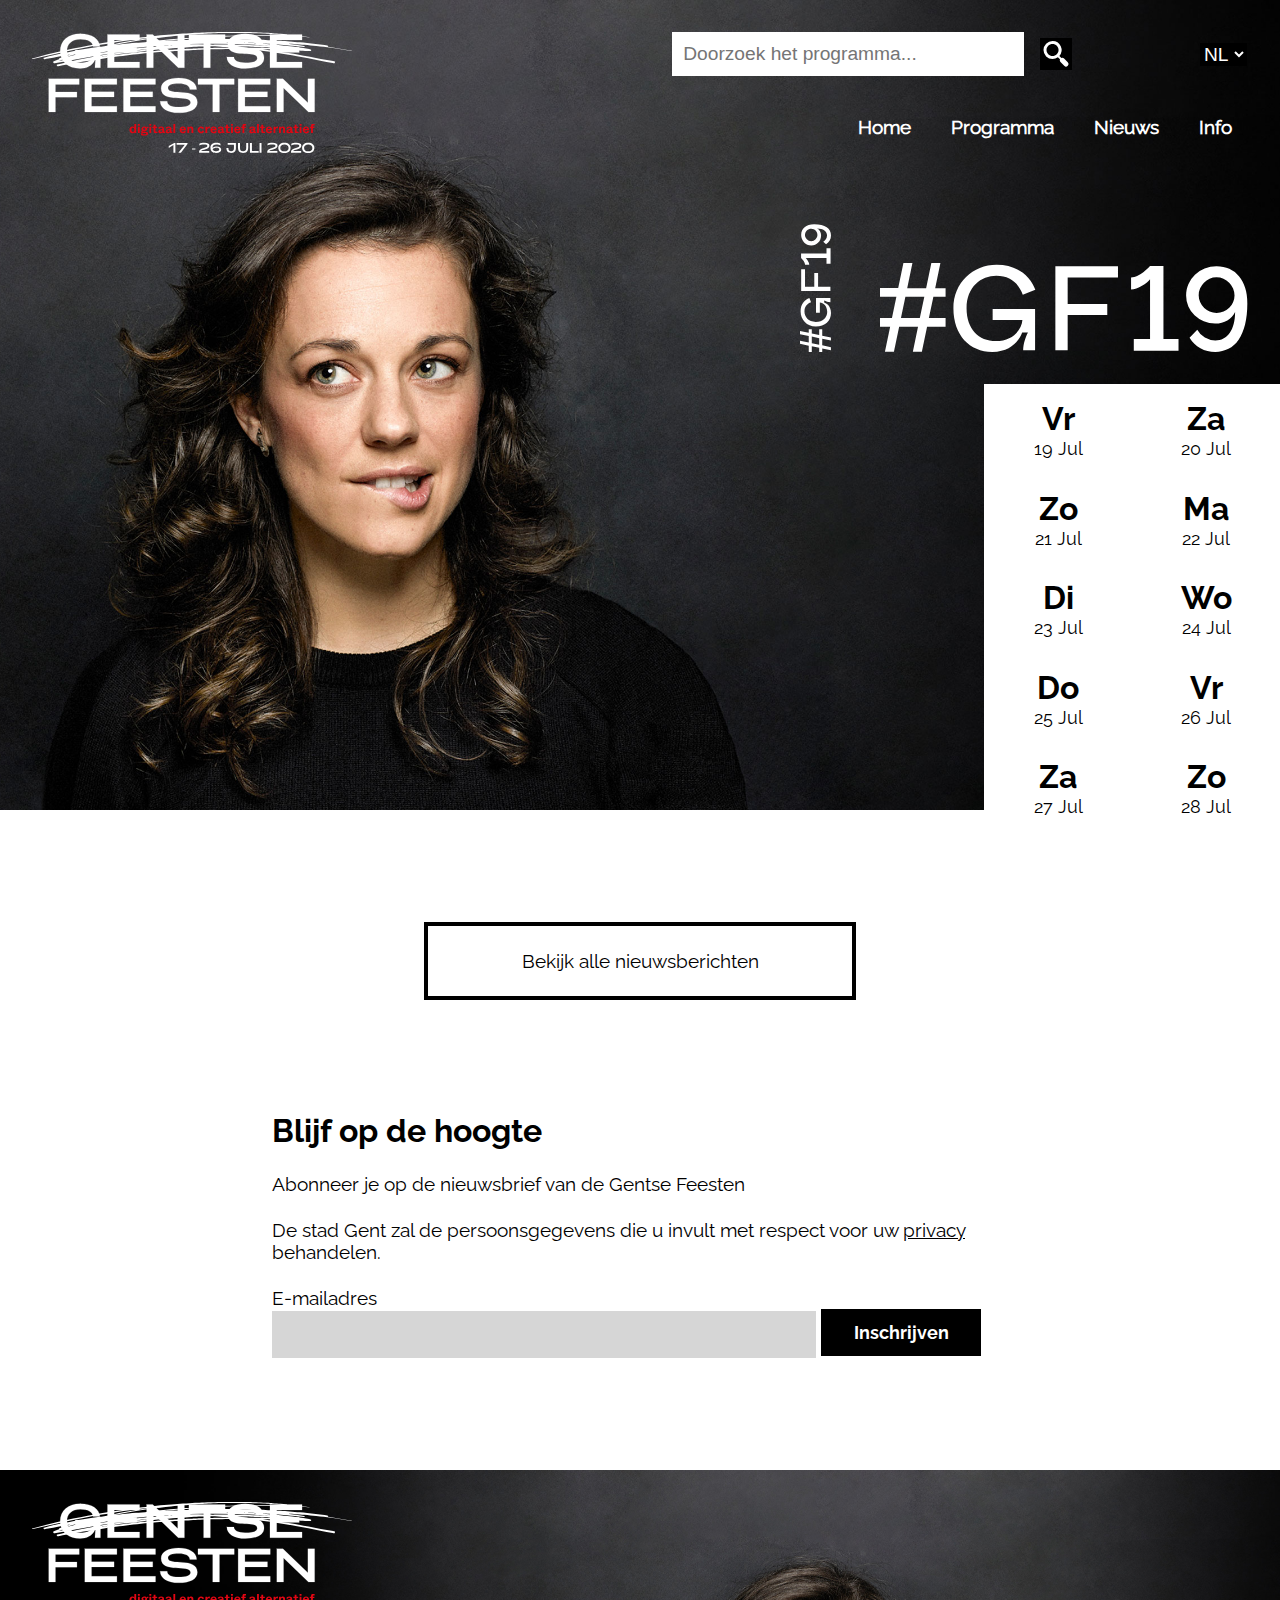
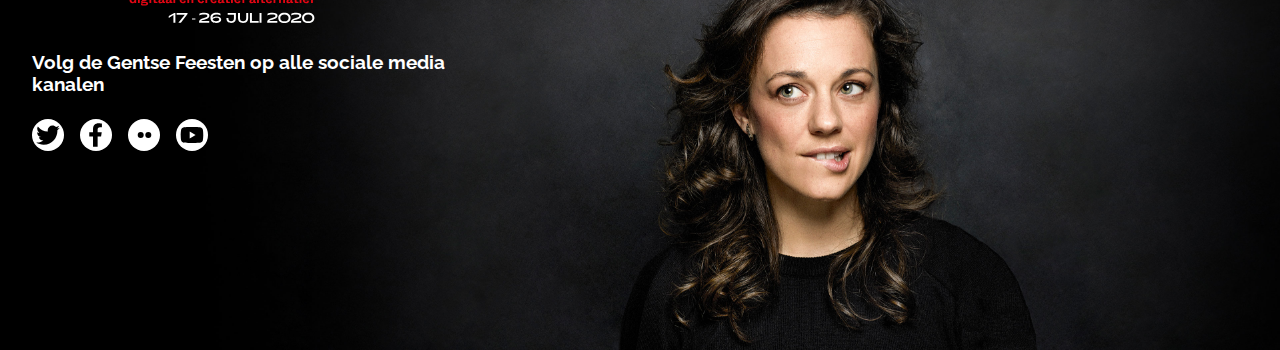
<file: index.html>
<!DOCTYPE html>
<html lang="en">
<head>
    <meta charset="UTF-8">
    <meta http-equiv="X-UA-Compatible" content="IE=edge">
    <meta name="viewport" content="width=device-width, initial-scale=1.0">
    <link rel="apple-touch-icon" sizes="180x180" href="static/media/favicon/apple-touch-icon.png">
    <link rel="icon" type="image/png" sizes="32x32" href="static/media/favicon/favicon-32x32.png">
    <link rel="icon" type="image/png" sizes="16x16" href="static/media/favicon/favicon-16x16.png">
    <link rel="stylesheet" href="static/css/main.css">
    <title>Home | Gentse Feesten 2019</title>
</head>
<body>
    <header>
        <div class="header-box">
            <div class="header-logo">
                <a href="index.html">
                    <img src="static/media/all-icons/optimised-icons/GF-logo-inverse-NL.svg" alt="Gentse Feesten logo">
                </a>
            </div>
            <nav>
                <div class="hamburger-menu"></div>
                <ul class="hamburger-menu--items">
                    <li>
                        <a href="index.html">Home</a>
                    </li>
                    <li>
                        <a href="events/details.html"><span class="hamburger-search">Zoeken</span></a>
                    </li>
                    <li>
                        <a href="events/day.html?day=19">Programma</a>
                    </li>
                    <li>
                        <a href="news.html">Nieuws</a>
                    </li>
                    <li>
                        <a href="index.html">Info</a>
                    </li>
                </ul>
                <div class="large-menu">
                    <div class="large-menu--main">
                        <form action="events/search.html" method="get">
                            <input type="search" id="header-search--input" placeholder="Doorzoek het programma..." name="search">
                            <button id="header-search--submit"></button>
                            <select class="language">
                                <option value="">NL</option>
                                <option value="option_1">EN</option>
                                <option value="option_2">FR</option>
                            </select>
                        </form>
                        <ul>
                            <li class="a-line">
                                <a href="index.html">Home</a>
                                <div class="line"></div>
                            </li>
                            <li class="a-line">
                                <a href="events/day.html?day=19">Programma</a>
                                <div class="line"></div>
                            </li>
                            <li class="a-line">
                                <a href="news.html">Nieuws</a>
                                <div class="line"></div>
                            </li>
                            <li class="a-line">
                                <a href="index.html">Info</a>
                                <div class="line"></div>
                            </li>
                        </ul>
                    </div>
                    <div class="large-menu--days">
                        <div class="days--logo">
                            <div class="days--logo__gf-19"></div>
                            <div class="days--logo__logo"></div>
                        </div>
                        <ul class="menu--days">
                            <li class="day--event">
                                <a href="events/day.html?day=19">
                                    <h3>Vr</h3>
                                    <span>19 Jul</span>
                                </a>
                            </li>
                            <li class="day--event">
                                <a href="events/day.html?day=21">
                                    <h3>Zo</h3>
                                    <span>21 Jul</span>
                                </a>
                            </li>
                            <li class="day--event">
                                <a href="events/day.html?day=23">
                                    <h3>Di</h3>
                                    <span>23 Jul</span>
                                </a>
                            </li>
                            <li class="day--event">
                                <a href="events/day.html?day=25">
                                    <h3>Do</h3>
                                    <span>25 Jul</span>
                                </a>
                            </li>
                            <li class="day--event">
                                <a href="events/day.html?day=27">
                                    <h3>Za</h3>
                                    <span>27 Jul</span>
                                </a>
                            </li>
                            <li class="day--event">
                                <a href="events/day.html?day=20">
                                    <h3>Za</h3>
                                    <span>20 Jul</span>
                                </a>
                            </li>
                            <li class="day--event">
                                <a href="events/day.html?day=22">
                                    <h3>Ma</h3>
                                    <span>22 Jul</span>
                                </a>
                            </li>
                            <li class="day--event">
                                <a href="events/day.html?day=24">
                                    <h3>Wo</h3>
                                    <span>24 Jul</span>
                                </a>
                            </li>
                            <li class="day--event">
                                <a href="events/day.html?day=26">
                                    <h3>Vr</h3>
                                    <span>26 Jul</span>
                                </a>
                            </li>
                            <li class="day--event">
                                <a href="events/day.html?day=28">
                                    <h3>Zo</h3>
                                    <span>28 Jul</span>
                                </a>
                            </li>
                        </ul>
                    </div>
                </div>
            </nav>
        </div>
        <div class="header-info"></div>
        <div class="header-days"></div>
    </header>

    <main>
        <ul class="random-events"></ul>
        <div class="main-events"></div>
        <a href="news.html" class="newsletter--main">Bekijk alle nieuwsberichten</a>

        <div class="box-email">
            <h4>Blijf op de hoogte</h4>
            <p>Abonneer je op de nieuwsbrief van de Gentse Feesten</p>
            <p>De stad Gent zal de persoonsgegevens die u invult met respect voor uw <a href="index.html">privacy</a> behandelen.</p>
            <form class="email-input" method="get">
                <label for="email">E-mailadres</label>
                <div class="input">
                    <input type="input" name="email">
                    <button class="btn-black" id="email--submit">Inschrijven</button>
                </div>
            </form>
        </div>
    </main>

    <footer>
        <div class="header-logo footer-box">
            <a href="index.html">
                <img src="static/media/all-icons/optimised-icons/GF-logo-inverse-NL.svg" alt="Gentse Feesten logo">
            </a>
            <p class="footer-p">Volg de Gentse Feesten op alle sociale media kanalen</p>
            <div class="box-socials">
                <a href="index.html" class="twitter"></a>
                <a href="index.html" class="facebook"></a>
                <a href="index.html" class="flickr"></a>
                <a href="index.html" class="youtube"></a>
            </div>
        </div>
    </footer>

    <script src="static/js/main.js"></script>
</body>
</html>
</file>
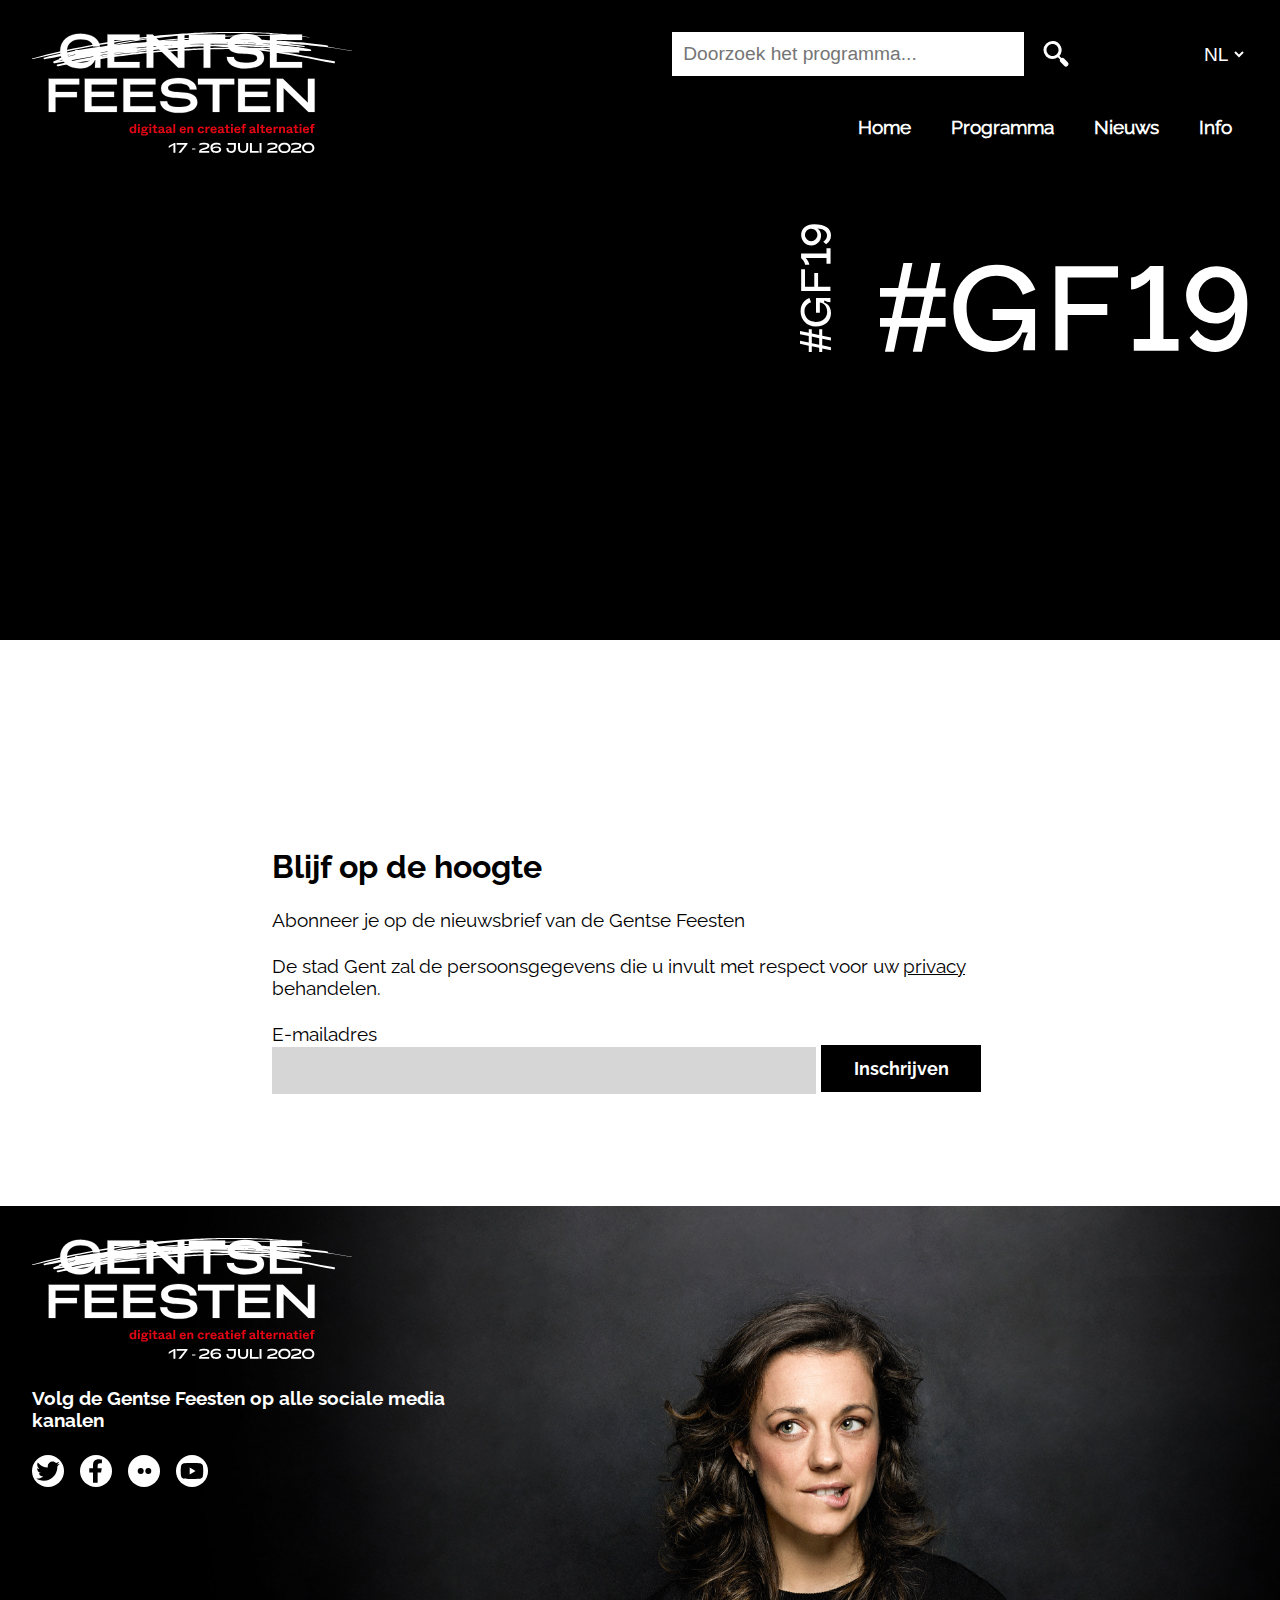
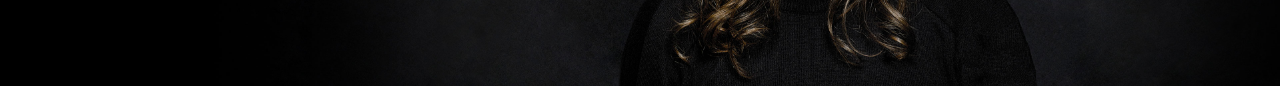
<file: news.html>
<!DOCTYPE html>
<html lang="en">
<head>
    <meta charset="UTF-8">
    <meta http-equiv="X-UA-Compatible" content="IE=edge">
    <meta name="viewport" content="width=device-width, initial-scale=1.0">
    <link rel="apple-touch-icon" sizes="180x180" href="static/media/favicon/apple-touch-icon.png">
    <link rel="icon" type="image/png" sizes="32x32" href="static/media/favicon/favicon-32x32.png">
    <link rel="icon" type="image/png" sizes="16x16" href="static/media/favicon/favicon-16x16.png">
    <link rel="stylesheet" href="static/css/main.css">
    <title>Home | Gentse Feesten 2019</title>
</head>
<body>
    <header>
        <div class="news-header header-box">
            <div class="header-logo">
                <a href="index.html">
                    <img src="static/media/all-icons/optimised-icons/GF-logo-inverse-NL.svg" alt="Gentse Feesten logo">
                </a>
            </div>
            <nav>
                <div class="hamburger-menu"></div>
                <ul class="hamburger-menu--items">
                    <li>
                        <a href="index.html">Home</a>
                    </li>
                    <li>
                        <a href="events/details.html"><span class="hamburger-search">Zoeken</span></a>
                    </li>
                    <li>
                        <a href="events/day.html?day=19">Programma</a>
                    </li>
                    <li>
                        <a href="news.html">Nieuws</a>
                    </li>
                    <li>
                        <a href="index.html">Info</a>
                    </li>
                </ul>
                <div class="large-menu">
                    <div class="large-menu--main">
                        <form action="events/search.html" method="get">
                            <input type="search" id="header-search--input" placeholder="Doorzoek het programma..." name="search">
                            <button id="header-search--submit"></button>
                            <select class="language">
                                <option value="">NL</option>
                                <option value="option_1">EN</option>
                                <option value="option_2">FR</option>
                            </select>
                        </form>
                        <ul>
                            <li class="a-line">
                                <a href="index.html">Home</a>
                                <div class="line"></div>
                            </li>
                            <li class="a-line">
                                <a href="events/day.html?day=19">Programma</a>
                                <div class="line"></div>
                            </li>
                            <li class="a-line">
                                <a href="news.html">Nieuws</a>
                                <div class="line"></div>
                            </li>
                            <li class="a-line">
                                <a href="index.html">Info</a>
                                <div class="line"></div>
                            </li>
                        </ul>
                    </div>
                    <div class="large-menu--days">
                        <div class="days--logo">
                            <div class="days--logo__gf-19"></div>
                            <div class="days--logo__logo"></div>
                        </div>
                    </div>
                </div>
            </nav>
        </div>
        <div class="header-info"></div>
        <div class="header-days"></div>
    </header>

    <main>
        <div class="main-events"></div>
    
        <div class="box-email">
            <h4>Blijf op de hoogte</h4>
            <p>Abonneer je op de nieuwsbrief van de Gentse Feesten</p>
            <p>De stad Gent zal de persoonsgegevens die u invult met respect voor uw <a href="index.html">privacy</a> behandelen.</p>
            <form class="email-input" method="get">
                <label for="email">E-mailadres</label>
                <div class="input">
                    <input type="input" name="email">
                    <button id="email--submit">Inschrijven</button>
                </div>
            </form>
        </div>
    </main>

    <footer>
        <div class="header-logo footer-box">
            <a href="index.html">
                <img src="static/media/all-icons/optimised-icons/GF-logo-inverse-NL.svg" alt="Gentse Feesten logo">
            </a>
            <p class="footer-p">Volg de Gentse Feesten op alle sociale media kanalen</p>
            <div class="box-socials">
                <a href="index.html" class="twitter"></a>
                <a href="index.html" class="facebook"></a>
                <a href="index.html" class="flickr"></a>
                <a href="index.html" class="youtube"></a>
            </div>
        </div>
    </footer>

    <script src="static/js/news.js"></script>
</body>
</html>
</file>
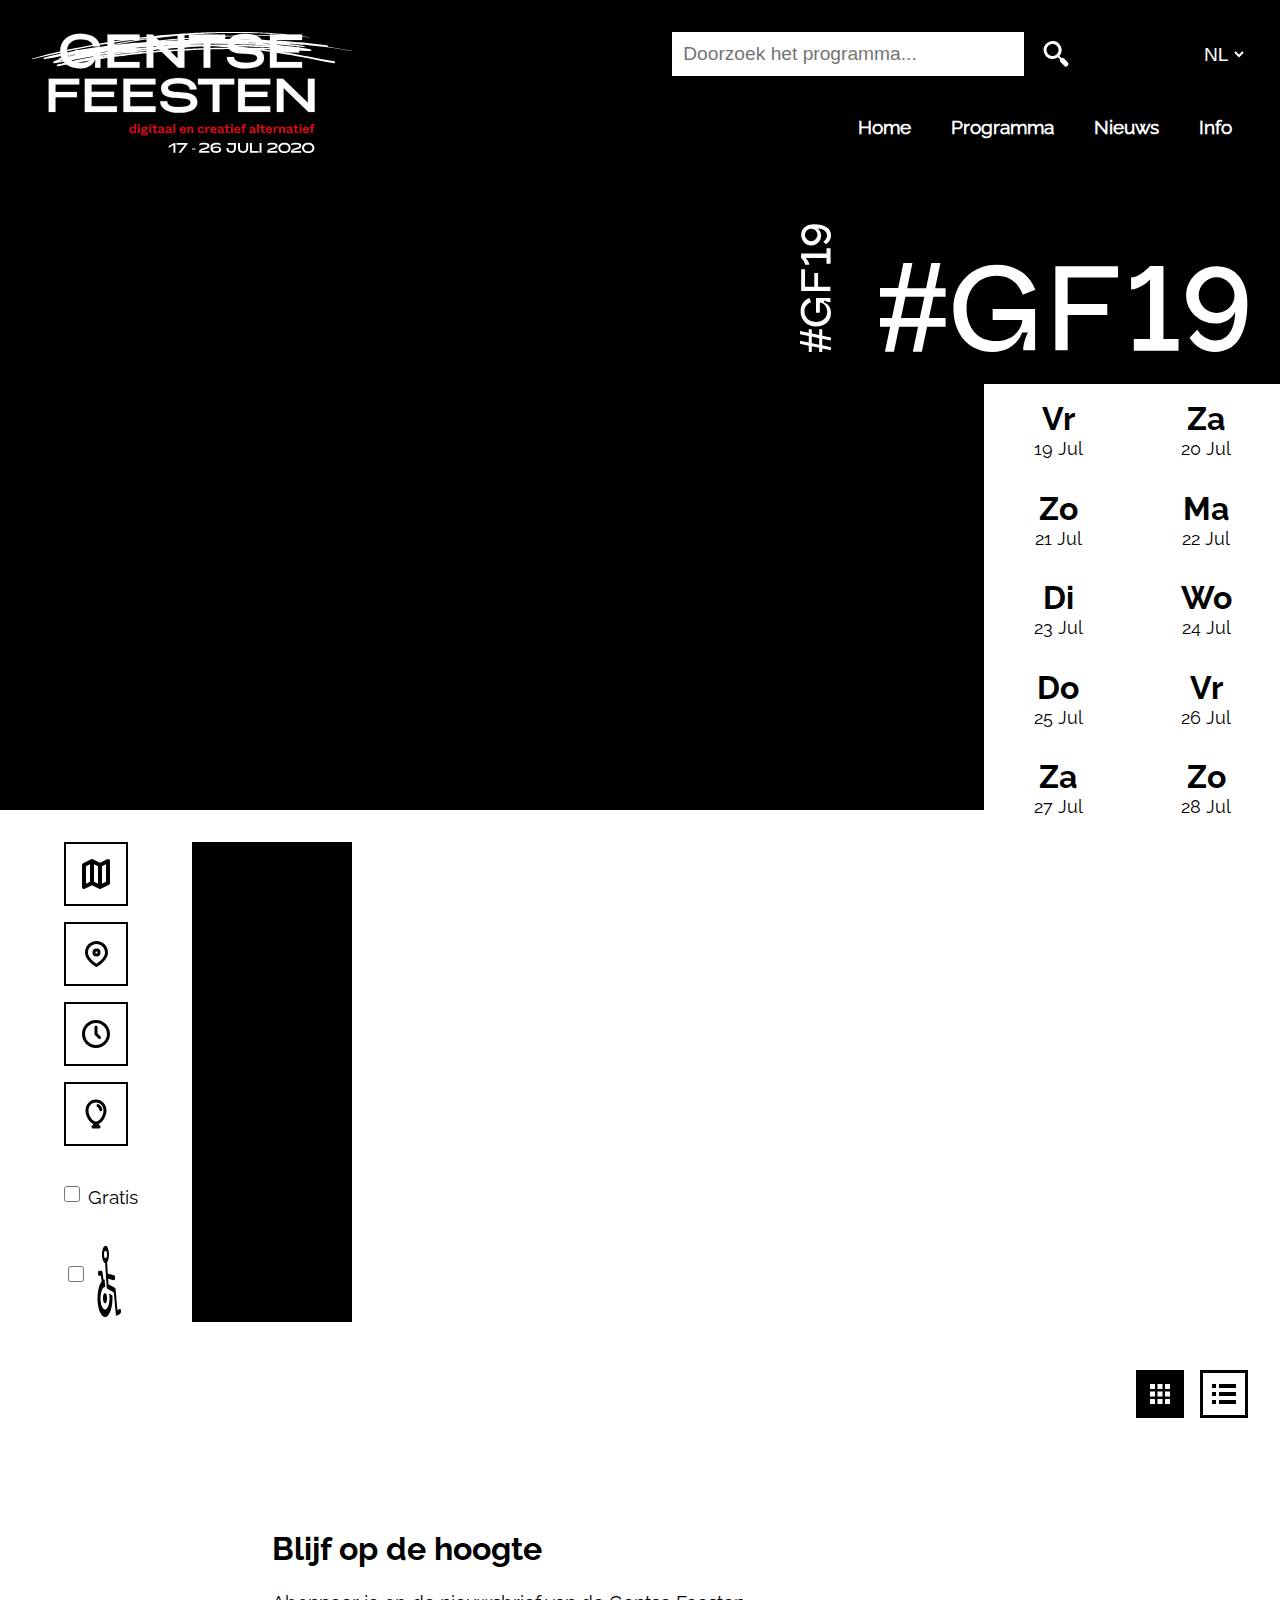
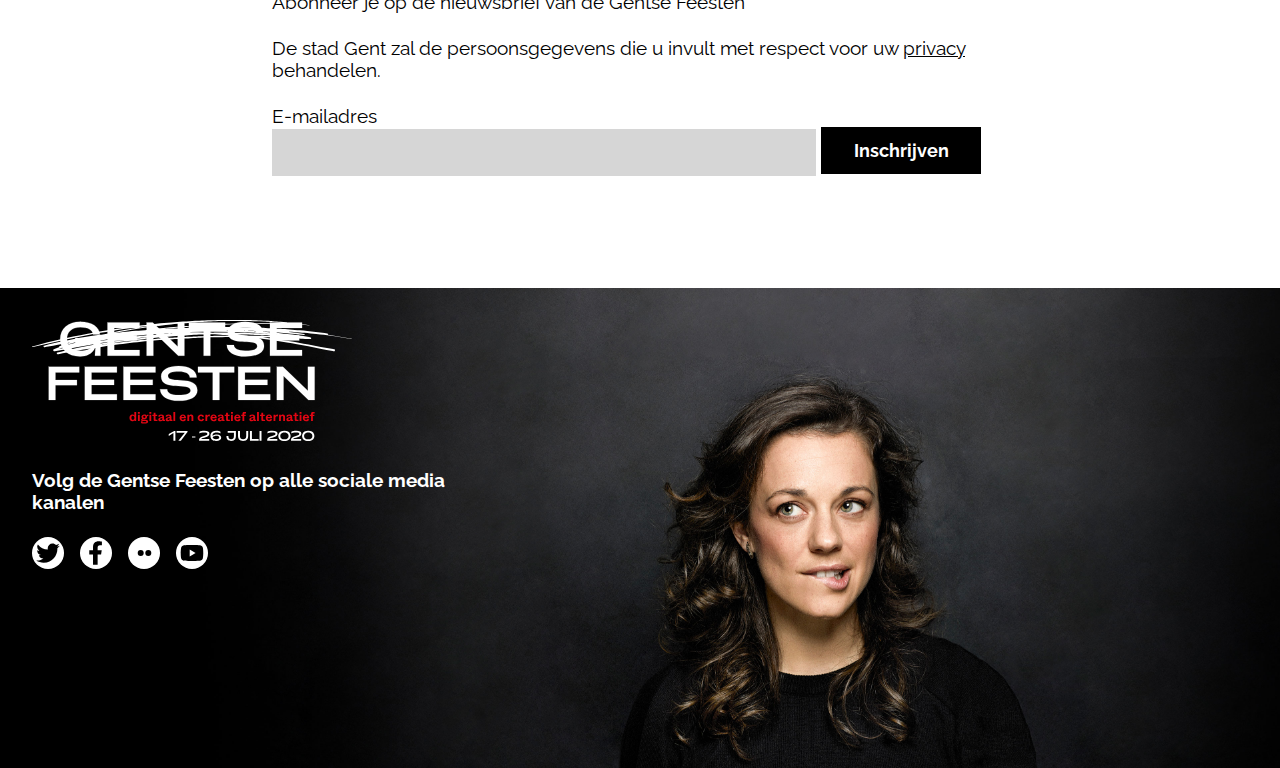
<file: events/day.html>
<!DOCTYPE html>
<html lang="en">
<head>
    <meta charset="UTF-8">
    <meta http-equiv="X-UA-Compatible" content="IE=edge">
    <meta name="viewport" content="width=device-width, initial-scale=1.0">
    <link rel="apple-touch-icon" sizes="180x180" href="../static/media/favicon/apple-touch-icon.png">
    <link rel="icon" type="image/png" sizes="32x32" href="../static/media/favicon/favicon-32x32.png">
    <link rel="icon" type="image/png" sizes="16x16" href="../static/media/favicon/favicon-16x16.png">
    <link rel="stylesheet" href="../static/css/main.css">
    <title>Programma | Gentse Feesten 2019</title>
</head>
<body>
    <header>
        <div class="header-box">
            <div class="header-logo">
                <a href="../index.html">
                    <img src="../static/media/all-icons/optimised-icons/GF-logo-inverse-NL.svg" alt="Gentse Feesten logo">
                </a>
            </div>
            <nav>
                <div class="hamburger-menu"></div>
                <ul class="hamburger-menu--items">
                    <li>
                        <a href="../index.html">Home</a>
                    </li>
                    <li>
                        <a href="../events/details.html"><span class="hamburger-search">Zoeken</span></a>
                    </li>
                    <li>
                        <a href="../events/day.html?day=19">Programma</a>
                    </li>
                    <li>
                        <a href="../news.html">Nieuws</a>
                    </li>
                    <li>
                        <a href="../index.html">Info</a>
                    </li>
                </ul>
                <div class="large-menu">
                    <div class="large-menu--main">
                        <form action="../events/search.html" method="get">
                            <input type="search" id="header-search--input" placeholder="Doorzoek het programma..." name="search">
                            <button id="header-search--submit"></button>
                            <select class="language">
                                <option value="">NL</option>
                                <option value="option_1">EN</option>
                                <option value="option_2">FR</option>
                            </select>
                        </form>
                        <ul>
                            <li class="a-line">
                                <a href="../index.html">Home</a>
                                <div class="line"></div>
                            </li>
                            <li class="a-line">
                                <a href="../events/day.html?day=19">Programma</a>
                                <div class="line"></div>
                            </li>
                            <li class="a-line">
                                <a href="../news.html">Nieuws</a>
                                <div class="line"></div>
                            </li>
                            <li class="a-line">
                                <a href="../index.html">Info</a>
                                <div class="line"></div>
                            </li>
                        </ul>
                    </div>
                    <div class="large-menu--days">
                        <div class="days--logo">
                            <div class="days--logo__gf-19"></div>
                            <div class="days--logo__logo"></div>
                        </div>
                        <ul class="menu--days">
                            <li class="day--event">
                                <a href="day.html?day=19">
                                    <h3>Vr</h3>
                                    <span>19 Jul</span>
                                </a>
                            </li>
                            <li class="day--event">
                                <a href="day.html?day=21">
                                    <h3>Zo</h3>
                                    <span>21 Jul</span>
                                </a>
                            </li>
                            <li class="day--event">
                                <a href="day.html?day=23">
                                    <h3>Di</h3>
                                    <span>23 Jul</span>
                                </a>
                            </li>
                            <li class="day--event">
                                <a href="day.html?day=25">
                                    <h3>Do</h3>
                                    <span>25 Jul</span>
                                </a>
                            </li> 
                            <li class="day--event">
                                <a href="day.html?day=27">
                                    <h3>Za</h3>
                                    <span>27 Jul</span>
                                </a>
                            </li>
                            <li class="day--event">
                                <a href="day.html?day=20">
                                    <h3>Za</h3>
                                    <span>20 Jul</span>
                                </a>
                            </li>
                            <li class="day--event">
                                <a href="day.html?day=22">
                                    <h3>Ma</h3>
                                    <span>22 Jul</span>
                                </a>
                            </li>
                            <li class="day--event">
                                <a href="day.html?day=24">
                                    <h3>Wo</h3>
                                    <span>24 Jul</span>
                                </a>
                            </li>
                            <li class="day--event">
                                <a href="day.html?day=26">
                                    <h3>Vr</h3>
                                    <span>26 Jul</span>
                                </a>
                            </li>
                            <li class="day--event">
                                <a href="day.html?day=28">
                                    <h3>Zo</h3>
                                    <span>28 Jul</span>
                                </a>
                            </li>
                        </ul>
                    </div>
                </div>
            </nav>
        </div>
        <div class="header-info"></div>
        <div class="header-days"></div>
    </header>

    <main>
        <ul class="random-events"></ul>
        <div class="filters">
            <div class="filter-header">
                <div class="filter-header__item filter-img filter-1"></div>
                <div class="filter-header__item filter-img filter-2"></div>
                <div class="filter-header__item filter-img filter-3"></div>
                <div class="filter-header__item filter-img filter-4"></div>
                <div class="checkbox">
                    <input type="checkbox" class="filter-header__item">
                    <p>Gratis</p>
                </div>
                <div class="checkbox">
                    <input type="checkbox" class="filter-header__item">
                    <img src="../static/media/all-icons/optimised-icons/wheelchair.svg" alt="wheelchair accessability">
                </div>
            </div>
            <div class="filter-categories"></div>
        </div>
        <div class="box-toggles">
            <button id="box" class="boxes selected"></button>
            <button id="list" class="list"></button>
        </div>
        <div class="main-events__list"></div>
    
        <div class="box-email">
            <h4>Blijf op de hoogte</h4>
            <p>Abonneer je op de nieuwsbrief van de Gentse Feesten</p>
            <p>De stad Gent zal de persoonsgegevens die u invult met respect voor uw <a href="index.html">privacy</a> behandelen.</p>
            <form class="email-input" method="get">
                <label for="email">E-mailadres</label>
                <div class="input">
                    <input type="input" name="email">
                    <button id="email--submit">Inschrijven</button>
                </div>
            </form>
        </div>
    </main>

    <footer>
        <div class="header-logo footer-box">
            <a href="../index.html">
                <img src="../static/media/all-icons/optimised-icons/GF-logo-inverse-NL.svg" alt="Gentse Feesten logo">
            </a>
            <p class="footer-p">Volg de Gentse Feesten op alle sociale media kanalen</p>
            <div class="box-socials">
                <a href="../index.html" class="twitter"></a>
                <a href="../index.html" class="facebook"></a>
                <a href="../index.html" class="flickr"></a>
                <a href="../index.html" class="youtube"></a>
            </div>
        </div>
    </footer>

    
    <script src="../static/js/days.js"></script>
</body>
</html>
</file>
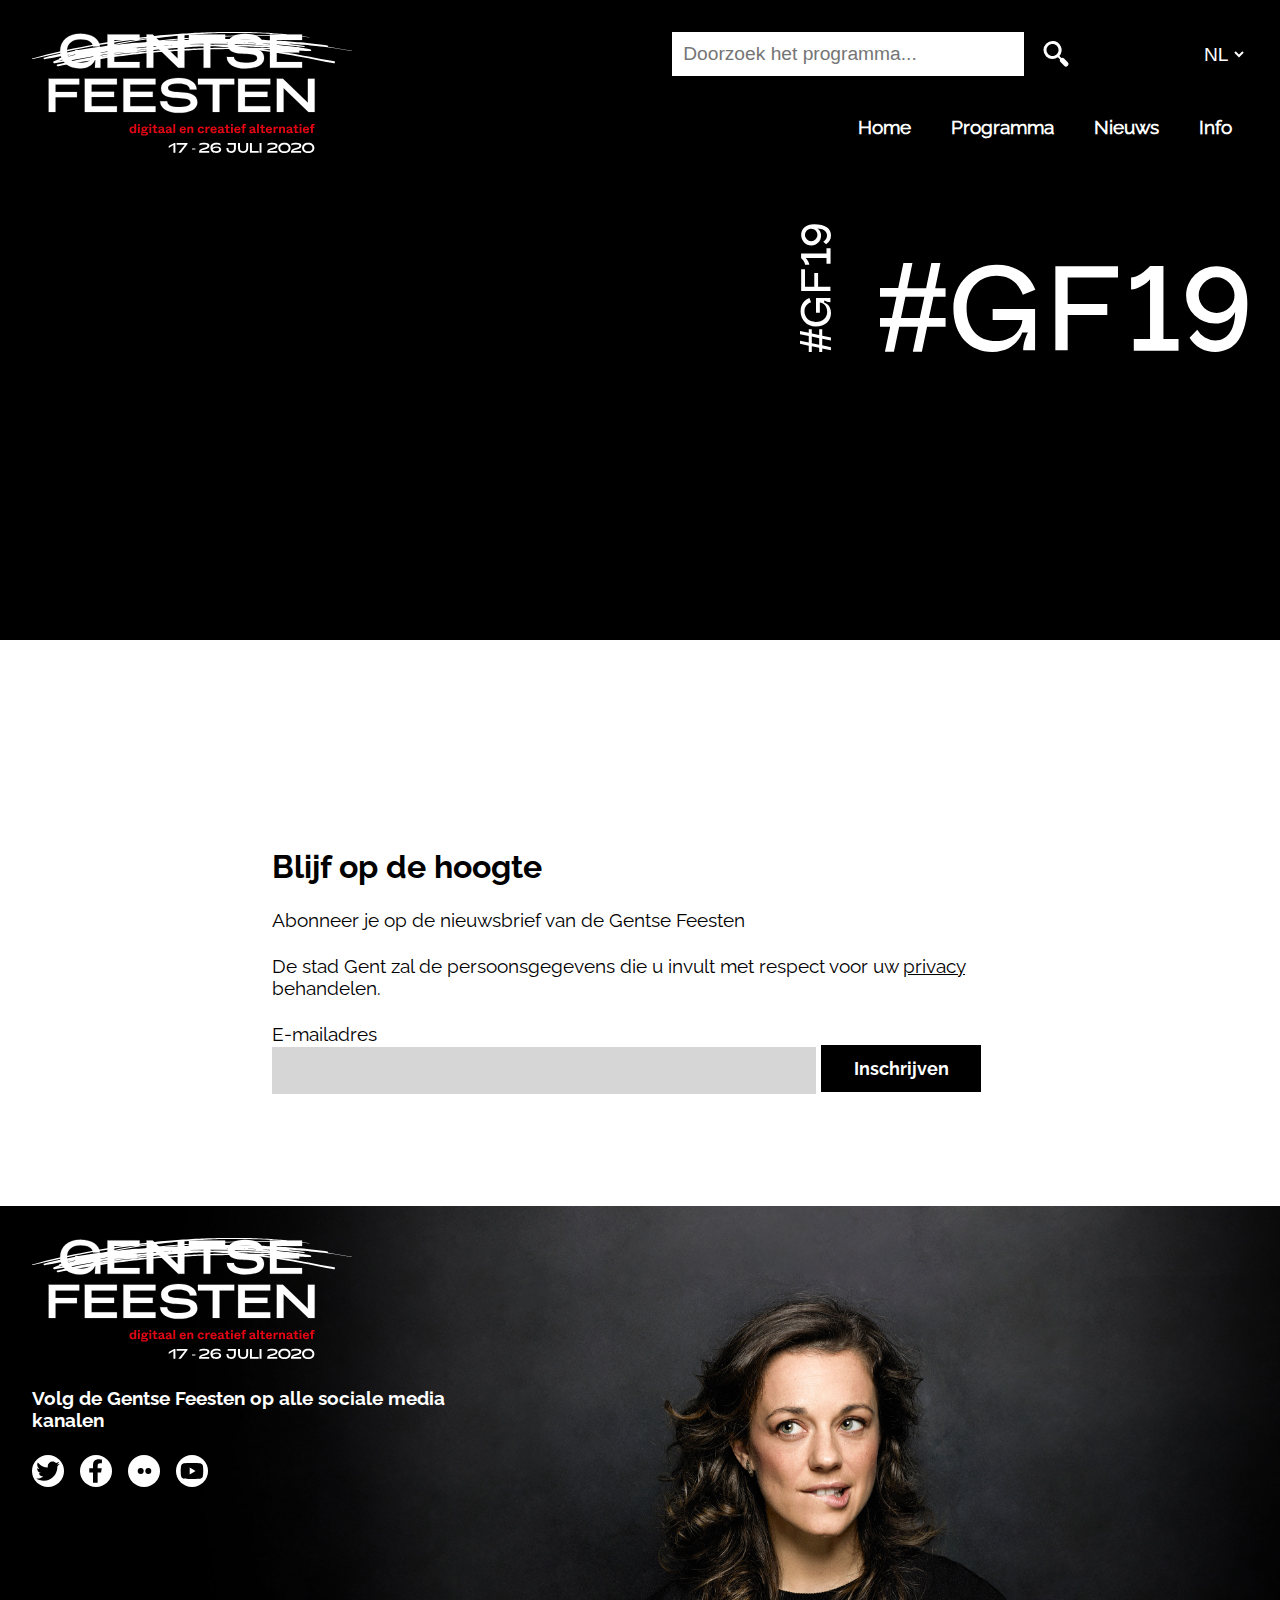
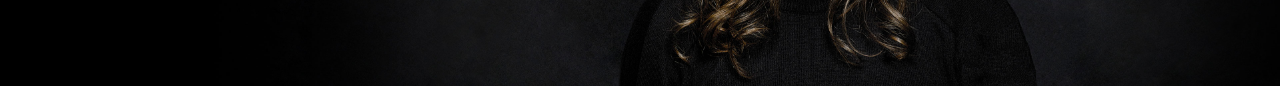
<file: events/search.html>
<!DOCTYPE html>
<html lang="en">
<head>
    <meta charset="UTF-8">
    <meta http-equiv="X-UA-Compatible" content="IE=edge">
    <meta name="viewport" content="width=device-width, initial-scale=1.0">
    <link rel="apple-touch-icon" sizes="180x180" href="../static/media/favicon/apple-touch-icon.png">
    <link rel="icon" type="image/png" sizes="32x32" href="../static/media/favicon/favicon-32x32.png">
    <link rel="icon" type="image/png" sizes="16x16" href="../static/media/favicon/favicon-16x16.png">
    <link rel="stylesheet" href="../static/css/main.css">
    <title>Home | Gentse Feesten 2019</title>
</head>
<body>
    <header>
        <div class="news-header header-box">
            <div class="header-logo">
                <a href="../index.html">
                    <img src="../static/media/all-icons/optimised-icons/GF-logo-inverse-NL.svg" alt="Gentse Feesten logo">
                </a>
            </div>
            <nav>
                <div class="hamburger-menu"></div>
                <ul class="hamburger-menu--items">
                    <li>
                        <a href="../index.html">Home</a>
                    </li>
                    <li>
                        <a href="../events/details.html"><span class="hamburger-search">Zoeken</span></a>
                    </li>
                    <li>
                        <a href="../events/day.html?day=19">Programma</a>
                    </li>
                    <li>
                        <a href="../news.html">Nieuws</a>
                    </li>
                    <li>
                        <a href="../index.html">Info</a>
                    </li>
                </ul>
                <div class="large-menu">
                    <div class="large-menu--main">
                        <form action="../events/search.html" method="get">
                            <input type="search" id="header-search--input" placeholder="Doorzoek het programma..." name="search">
                            <button id="header-search--submit"></button>
                            <select class="language">
                                <option value="">NL</option>
                                <option value="option_1">EN</option>
                                <option value="option_2">FR</option>
                            </select>
                        </form>
                        <ul>
                            <li class="a-line">
                                <a href="../index.html">Home</a>
                                <div class="line"></div>
                            </li>
                            <li class="a-line">
                                <a href="../events/day.html?day=19">Programma</a>
                                <div class="line"></div>
                            </li>
                            <li class="a-line">
                                <a href="../news.html">Nieuws</a>
                                <div class="line"></div>
                            </li>
                            <li class="a-line">
                                <a href="../index.html">Info</a>
                                <div class="line"></div>
                            </li>
                        </ul>
                    </div>
                    <div class="large-menu--days">
                        <div class="days--logo">
                            <div class="days--logo__gf-19"></div>
                            <div class="days--logo__logo"></div>
                        </div>
                    </div>
                </div>
            </nav>
        </div>
        <div class="header-info"></div>
        <div class="header-days"></div>
    </header>

    <main>
        <div class="main-events"></div>

        <div class="box-email">
            <h4>Blijf op de hoogte</h4>
            <p>Abonneer je op de nieuwsbrief van de Gentse Feesten</p>
            <p>De stad Gent zal de persoonsgegevens die u invult met respect voor uw <a href="../index.html">privacy</a> behandelen.</p>
            <form class="email-input" method="get">
                <label for="email">E-mailadres</label>
                <div class="input">
                    <input type="input" name="email">
                    <button class="btn-black" id="email--submit">Inschrijven</button>
                </div>
            </form>
        </div>
    </main>

    <footer>
        <div class="header-logo footer-box">
            <a href="../index.html">
                <img src="../static/media/all-icons/optimised-icons/GF-logo-inverse-NL.svg" alt="Gentse Feesten logo">
            </a>
            <p class="footer-p">Volg de Gentse Feesten op alle sociale media kanalen</p>
            <div class="box-socials">
                <a href="../index.html" class="twitter"></a>
                <a href="../index.html" class="facebook"></a>
                <a href="../index.html" class="flickr"></a>
                <a href="../index.html" class="youtube"></a>
            </div>
        </div>
    </footer>

    <script src="../static/js/search.js"></script>
</body>
</html>
</file>
<file: static/css/main.css>
@font-face {
    font-family: 'raleway-bold';
    src: url('../fonts/Raleway/Raleway-Bold.woff2') format('woff2'),
         url('../fonts/Raleway/Raleway-Bold.woff') format('woff');
    font-weight: bold;
    font-style: normal;
}
@font-face {
    font-family: 'raleway-regular';
    src: url('../fonts/Raleway/Raleway-Regular.woff2') format('woff2'),
         url('../fonts/Raleway/Raleway-Regular.woff') format('woff');
    font-weight: normal;
    font-style: normal;
}
* {
    margin: 0;
    padding: 0;
    box-sizing: border-box;
    list-style: none;
}
body {
    font-family: 'raleway-regular', sans-serif;
    font-size: 1.2rem;
}
a {
    color: #000;
}
h3,
p {
    margin: 1.5rem 0;
}
h1,
h2,
h3,
h4,
button {
    font-family: 'raleway-bold', sans-serif;
    font-size: 3rem;
}
h4 {
    font-size: 2rem;
}
button {
    font-size: 1.1rem;
}
input[type=search] {
    outline: none;
    box-sizing: border-box;
}
input[type=search]:focus {
    border: 1px dashed red;
}
.header-box,
footer {
    background-size: cover;
    background-repeat: no-repeat;
    background-position: 35%;
    background-color: #000000;
    width: 100%;
    height: 75vh;
}
.news-header {
    height: 40rem;
}
@media (min-width:1280px) {
    .header-box {
        background-position: 50%;
        height: 90vh;
    }
    .news-header {
        height: 40rem;
    }
    .box-text h3 {
        font-size: 3rem;
    }
}

/* Header */

.header-logo {
    padding: 2rem;
    width: 16rem;
}
@media (min-width: 48rem) {
    .header-logo {
        width: 24rem;
    }
}
.hamburger-menu {
    background-image: url(../media/all-icons/optimised-icons/gf-menu-optimised.svg);
    background-repeat: no-repeat;
    background-size: contain;
    position: absolute;
    top: 2rem;
    right: 2rem;
    width: 2rem;
    height: 2rem;
    cursor: pointer;
    z-index: 100;
}
.hamburger-menu--items {
    display: none;
    position: fixed;
    top: -2rem;
    margin: 2rem auto;
    padding: 5rem 4rem;
    background-color: #000;
    width: 100%;
    height: 100%;
    z-index: 10;
}
.hamburger-selected {
    display: block;
}
.hamburger-menu--items li {
    padding: 1rem;
}
.hamburger-menu--items a {
    text-decoration: none;
    color: #fff;
}
@media (min-width: 1280px) {
    .hamburger-menu,
    .hamburger-menu--items {
        display: none;
    }
}
.large-menu {
    display: none;
}
.large-menu--main {
    position: absolute;
    top: 2rem;
    right: 2rem;
    width: 36rem;
    color: #fff;
}
.large-menu--main form {
    display: flex;
    align-items: center;
    gap: 1rem;
}
.large-menu--main form input {
    padding: 0.7rem;
    font-size: 1.2rem;
    width: 22rem;
    border: none;
}
.hamburger-search {
    padding-left: 2rem;
}
.large-menu--main form button,
.hamburger-search,
.search--submit {
    background-image: url(../media/all-icons/optimised-icons/search.svg);
    background-repeat: no-repeat;
    background-size: contain;
    background-color: #000000;
    border: none;
    cursor: pointer;
    width: 2rem;
    height: 2rem;
}
.language {
    border: 1px solid red;
    margin-left: 7rem;
    color: #fff;
    font-size: 1.2rem;
    background-color: #000000;
    border: none;
    cursor: pointer;
}
.large-menu--main ul {
    padding: 2.5rem 1rem;
    display: flex;
    justify-content: flex-end;
    gap: 2.5rem;
}
.large-menu--main ul a {
    font-weight: bold;
    color: #fff;
    text-decoration: none;
}
@media (min-width: 1280px) {
    .large-menu {
        display: block;
    }
}
.line {
    display: none;
    margin: 0.5rem auto;
    width: 2rem;
    height: 0.2rem;
    background-color: #fff;
}
.a-line:hover > .line {
    display: block;
}

/* Main */

.random-events {
    margin: 1rem;
}
.random-event {
    margin: 3rem 1rem;
    overflow: hidden;
}
@media (min-width:1200px) {
    .random-events {
        display: flex;
        flex-direction: row;
    }
    .random-event {
        flex-grow: 1;
        max-width: 33%;
    }
}
.main-event--item {
    overflow: hidden;
}
.random-event:hover,
.main-event--item:hover {
    cursor: pointer;
}
.box-text--random img {
    max-height: 21rem;
    transition: ease all 0.3s;
    width: 100%;
}
.random-event img:hover,
.main-event--item img:hover {
    transform: scale(103%);  
}
.box-text--random {
    position: relative;
}
.box-text--main {
    line-height: 3rem;
    padding: 2rem 3rem 0;
}
.box-date--main {
    bottom: -0.8rem;
    left: 3rem;
    position: absolute;
    padding: 0.5rem 1rem;
    color: #FFFFFF;
    background-color: #000000;
}
.box-text--img {
    width: 100%;
    position: relative;
    margin: 0 auto;
}
.box-text--img img {
    width: 40rem;
    max-width: 100%;
}
.box-date--search {
    position: absolute;
    bottom: -1rem;
}
.main-events,
.event {
    width: 100%;
    max-width: 100rem;
    margin: 0 auto;
    padding: 2rem;
}
@media (min-width:800px) {
    .main-events {
        display: flex;
        flex-wrap: wrap;
        gap: 1rem;
        margin: 2rem auto 0;
    }
    .main-event--item {
        width: 30%;
        flex-grow: 1;
    }
    .list-selected--item .main-event--item {
        max-width: 80rem;
        width: 100%;
    }
}
.box-image {
    overflow: hidden;
    position: relative;
}
.event {
    padding: 0 0 3rem 0;
}
.box-text a,
.box-text--main a {
    display: block;
    text-decoration: none;
    font-family: 'raleway-bold', sans-serif;
    font-size: 2.5rem;
}
.event:hover {
    cursor: pointer;
}
.event:hover > .box-image img {
    transform: scale(110%);
}
.event:hover > .box-text a {
    text-decoration: underline;
}
.event img {
    width: 100%;
    transition: all ease 0.3s;
}
.event-date {
    font-size: 1.5rem;
    margin: 0;
    padding: 1rem 1.8rem;
    position: absolute;
    background-color: #FFFFFF;
    bottom: 0;
}
@media (min-width:980px) {
    .event {
        display: flex;
        justify-content: center;
    }
    .box-image {
        width: 100%;
        width: 30rem;
    }
    .box-text {
        padding: 0 5rem;
        width: 60rem;
    }
    .event-date {
        font-size: 2.5rem;
        transform: rotate(270deg);
        bottom: calc(50% - 2rem);
        left: -3rem;
    }
}
.event-arrow {
    background-image: url(../media/all-icons/optimised-icons/arrow-right-optimised.svg);
    background-repeat: no-repeat;
    background-size: contain;
    display: block;
    height: 1.5rem;
    width: 100%;
}
.newsletter--main {
    display: block;
    width: 100%;
    max-width: 27rem;
    text-align: center;
    margin: 0 auto;
    color: #000000;
    padding: 1.5rem 2rem;
    border: 4px solid #000000;
    text-decoration: none;
    transition: ease background-color 0.3s;
}
.newsletter--main:hover {
    color: #FFFFFF;
    background-color: #000000;
}
.large-menu--days {
    height: 37rem;
    position: absolute;
    width: 30rem;
    right: 0;
    top: 14rem;
}
.days--logo {
 height: 8rem;
 margin-bottom: 2rem;
}
.days--logo__gf-19 {
    width: 8rem;
    height: 5rem;
    background-image: url(../media/all-icons/optimised-icons/gf-19.svg);
    background-repeat: no-repeat;
    background-size: contain;
    position: absolute;
    top: 1.5rem;
    left: -1.5rem;
    transform: rotate(270deg);
}
.days--logo__logo {
    background-image: url(../media/all-icons/optimised-icons/gf-19.svg);
    background-repeat: no-repeat;
    background-size: contain;
    background-position: bottom;
    width: calc(100% - 7rem);
    margin-left: 5rem;
    height: 100%;
}
.menu--days {
    background-color: #fff;
    position: absolute;
    right: 0;
    height: 28rem;
    width: 18.5rem;
    display: flex;
    flex-direction: column;
    flex-wrap: wrap;
}
.day--event {
    background-color: #fff;
    width: 50%;
    height: 5rem;
    text-align: center;
    flex-grow: 1;
    transition: all ease 0.3s;
}
.day--event a {
    text-decoration: none;
}
.day--event h3 {
    font-size: 2rem;
    margin: 1rem 0 0 0;
}
.day--event span {
    text-decoration: none;
    font-size: 1.1rem;
}
.day--event:hover {
    filter: invert(100%);
}
.filters {
    display: flex;
}
.filter-header {
    min-width: 15vw;
    display: flex;
    flex-direction: column;
    align-items: center;
}
.filter-header__item {
    margin-bottom: 1rem;
    width: 4rem;
    height: 4rem;
    border: 2px solid #000;
    transition: all ease 0.3s;
}
.filter-header__item:hover {
    cursor: pointer;
    background-color: #000;
}
.filter-categories {
    background-color: #000000;
    padding: 3rem 5rem;
}
.filter-categories li {
    padding: 0.75rem;
    word-break: break-all;
}
.filter-categories button {
    font-size: 1.2rem;
    color: #fff;
    border: none;
    background-color: #000000;
}
.filter-categories li:hover,
.filter-categories li:hover > button{
    cursor: pointer;
    text-decoration: underline;
}
@media (min-width:700px) {
    .filter-categories ul {
        display: flex;
        flex-wrap: wrap;
    }
    .filter-categories li {
        display: flex;
        flex-direction: row;
        width: 50%;
    }
}
.filter-img {
    background-image: url(../media/all-icons/optimised-icons/clock.svg);
    background-repeat: no-repeat;
    background-size: 2rem;
    background-position: center;
}
.filter-1 {
    background-image: url(../media/all-icons/optimised-icons/map.svg);
}
.filter-2 {
    background-image: url(../media/all-icons/optimised-icons/marker.svg);
}
.filter-4 {
    background-image: url(../media/all-icons/optimised-icons/balloon.svg);
}
.checkbox {
    display: flex;
    max-width: 4rem;
}
.checkbox:hover {
    cursor: pointer;
}
.checkbox input {
    min-width: 1rem;
    max-width: 1rem;
    margin-right: 0.5rem;
}
.box-email {
    width: 50rem;
    max-width: 100%;
    margin: 5rem auto;
    padding: 2rem;
}
.email-input input {
    background-color: #d6d6d6;
    padding: 1rem 2rem;
    border: none;
    width: calc(50rem - 16rem);
    max-width: 100%;
}
.email-input button {
    color: #fff;
    border: none;
    background-color: #000;
    padding: calc(1rem - 3px) 2rem;
    border: none;
    width: 10rem;
}
.search--search {
    display: flex;
    margin: 0 auto;
    width: 46rem;
    max-width: 100%;
    height: 3rem;
}
.search--input {
    padding-left: 1rem;
    font-size: 1.5rem;
    border: none;
    background-color: #d6d6d6;
    flex-grow: 9;
}
.search--submit {
    width: 3rem;
    height: 3rem;
}
.box-toggles {
    display: flex;
    justify-content: flex-end;
    gap: 1rem;
    margin: 3rem 2rem;
}
.boxes,
.list {
    background-image: url(../media/all-icons/optimised-icons/list.svg);
    background-repeat: no-repeat;
    background-position: center;
    border: 3px solid #000;
    width: 3rem;
    height: 3rem;
    background-color: #fff;
    cursor: pointer;
}
.boxes {
    background-image: url(../media/all-icons/optimised-icons/raster.svg);
}
.boxes:hover,
.list:hover {
    border: 3px solid #fff;
    filter: invert(100%);
}
.box-selected,
.list-selected,
.selected {
    border: 3px solid #fff;
    filter: invert(100%);
}
.list-selected--item {
    width: 80rem;
    max-width: 100%;
}
.list-selected--item .box-text--random {
    display: none;
}
.list-selected--item .box-text--main {
    overflow: hidden;
    display: flex;
    justify-content: space-between;
    padding: 1rem;
    margin: 0.5rem;
    background-color: #000;
    color: #fff;
}
.list-selected--item .box-text--main a {
    text-align: right;
    order: 2;
    font-size: 1.5rem;
    color: #fff;
}
.h4-details {
    margin-left: 0.5rem;
}

/* Footer */

footer {
    background-image: url(../media/images/background-images/Gentse-feesten-01.jpg);
    background-position: 10rem;
    overflow: hidden;
    height: 20rem;
    position: relative;
}
@media (min-width:1100px) {
    footer {
        height: 30rem;
    }
}
.footer-box {
    height: 100%;
    width: 80rem;
    margin: 0 auto;
}
.footer-box a img {
    width: 20rem;
}
.footer-p {
    font-family: 'raleway-bold', sans-serif;
    color: #fff;
    width: 30rem;
}
.box-socials {
    display: flex;
    gap: 1rem;
}
.twitter,
.facebook,
.flickr,
.youtube {
    background-color: #fff;
    border-radius: 50%;
    background-image: url(../media/all-icons/optimised-icons/twitter-square.svg);
    background-repeat: no-repeat;
    background-position: center;
    width: 2rem;
    height: 2rem;
    transition: all ease 0.3s;
}
.facebook {
    background-image: url(../media/all-icons/optimised-icons/facebook-square.svg);
}
.flickr {
    background-image: url(../media/all-icons/optimised-icons/flickr-square.svg);
}
.youtube {
    background-image: url(../media/all-icons/optimised-icons/youtube-square.svg);
}
.btn-black {
    transition: all ease 0.3s;
}
.btn-black:hover, 
.twitter:hover,
.facebook:hover,
.flickr:hover,
.youtube:hover {
    filter: invert(100%);
    cursor: pointer;
}
</file>
